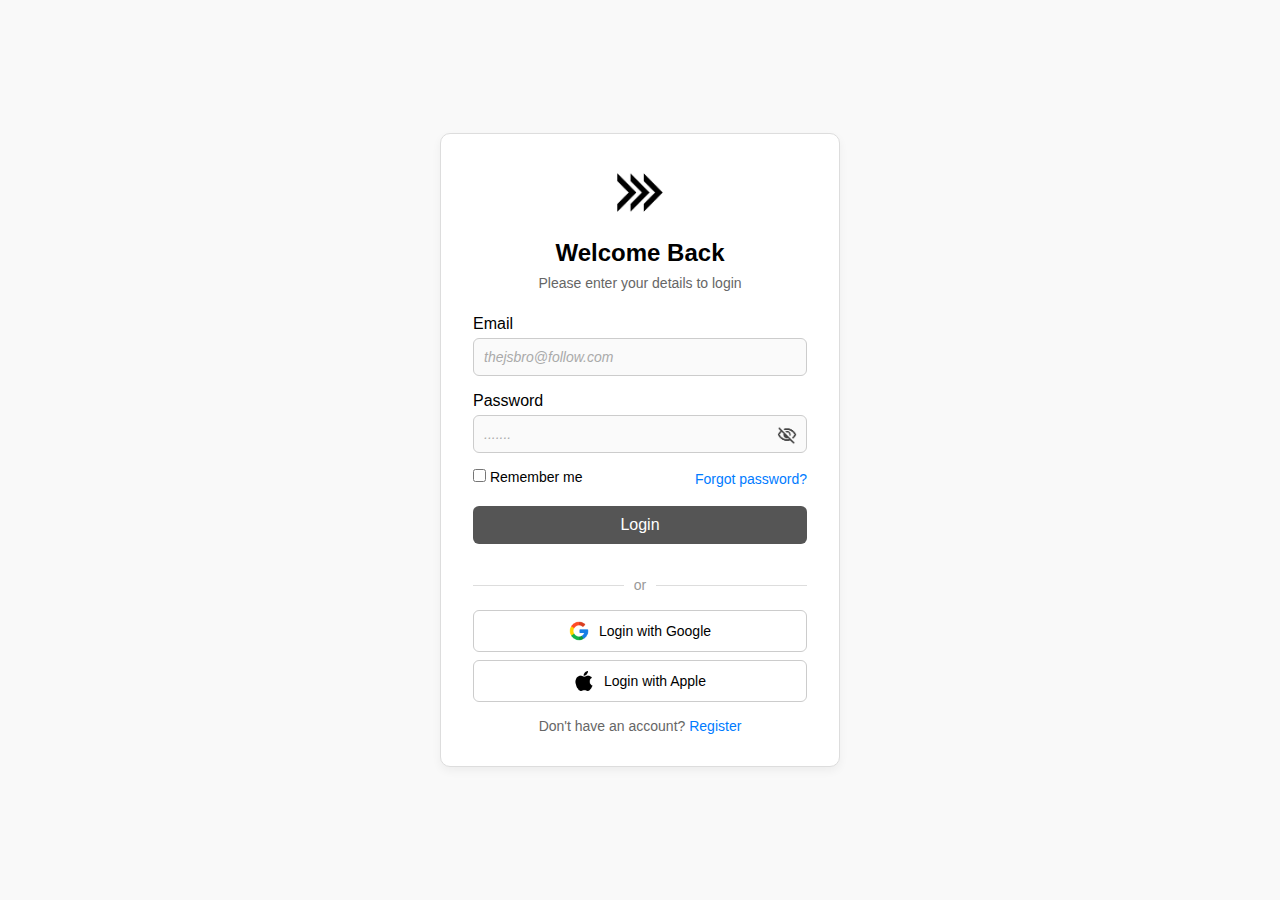
<file: Login_forms-1/index.html>
<!DOCTYPE html>
<html lang="en">
<head>
  <meta charset="UTF-8" />
  <meta name="viewport" content="width=device-width, initial-scale=1.0"/>
  <title>Login Page</title>
  <link rel="stylesheet" href="styles.css"/>
</head>
<body>
  <div class="container">
    <img src="images/logo.png" alt="Logo" class="logo"/>

    <h2>Welcome Back</h2>
    <p class="subtitle">Please enter your details to login</p>

    <form id="loginForm" class="form">
      <div class="input-group">
        <label for="email">Email</label>
        <input type="email" id="email" placeholder="thejsbro@follow.com" required/>
      </div>

      <div class="input-group password-group">
        <label for="password">Password</label>
        <div class="password-wrapper">
          <input type="password" id="password" placeholder="......."/>
          <img src="images/eye-closed.png" alt="Toggle visibility" id="togglePassword" class="eye-icon"/>
        </div>
      </div>

      <div class="options">
        <label><input type="checkbox" id="remember"/> Remember me</label>
        <a href="#" class="forgot">Forgot password?</a>
      </div>

      <button type="submit" class="login-btn">Login</button>

      <div class="divider"><span>or</span></div>

      <div class="social-login">
        <button class="social-btn">
          <img src="images/google.png" alt="Google"/> Login with Google
        </button>
        <button class="social-btn">
          <img src="images/apple.png" alt="Apple"/> Login with Apple
        </button>
      </div>

      <p class="register-text">Don't have an account? <a href="#">Register</a></p>
    </form>
  </div>

  <script src="script.js"></script>
</body>
</html>
</file>
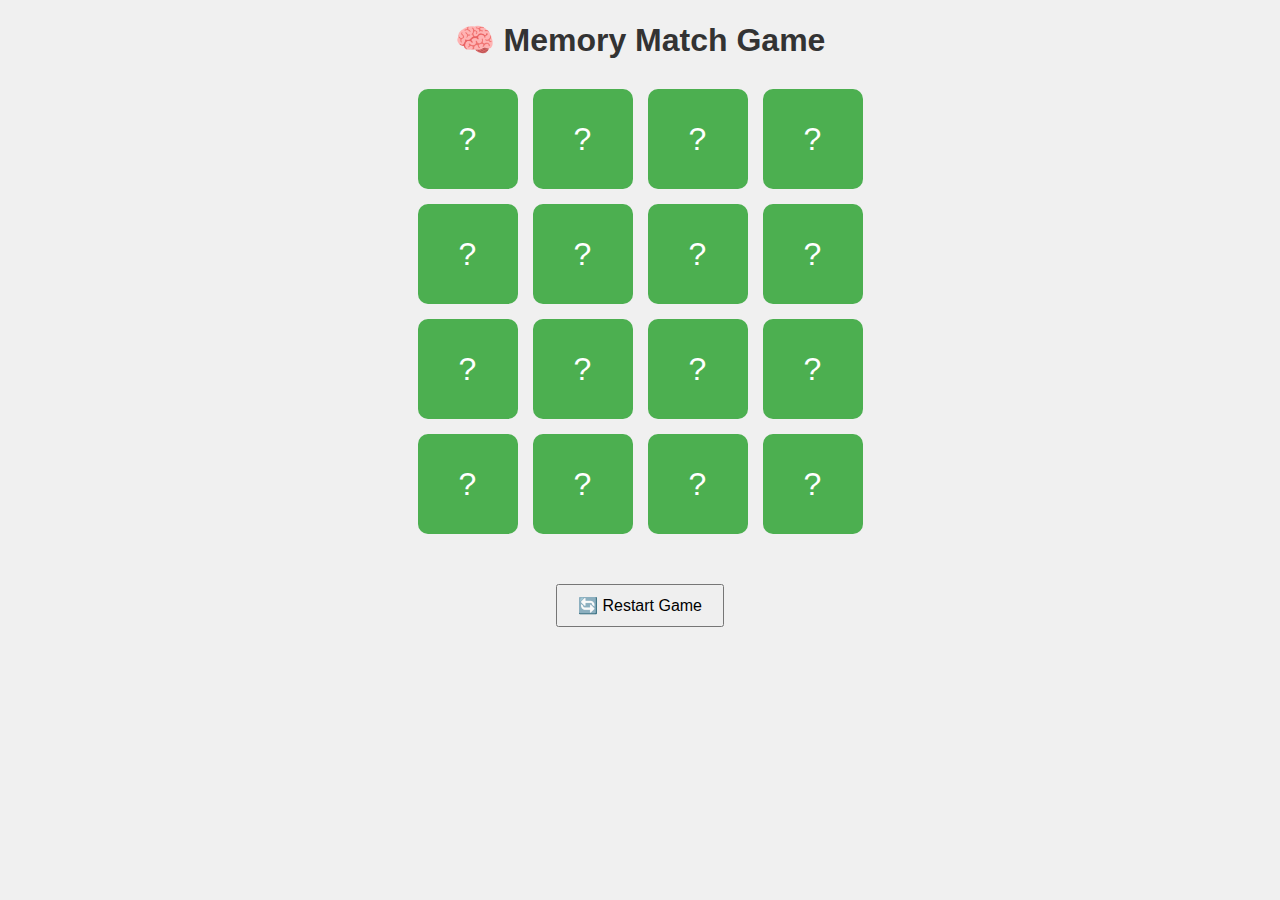
<file: memory-game/index.html>
<!DOCTYPE html>
<html lang="en">
<head>
  <meta charset="UTF-8" />
  <meta name="viewport" content="width=device-width, initial-scale=1.0"/>
  <title>Memory Game</title>
  <link rel="stylesheet" href="style.css" />
</head>
<body>
  <h1>🧠 Memory Match Game</h1>
  <div class="game-board" id="game-board"></div>
  <button id="restart">🔄 Restart Game</button>

  <script src="script.js"></script>
</body>
</html>
</file>
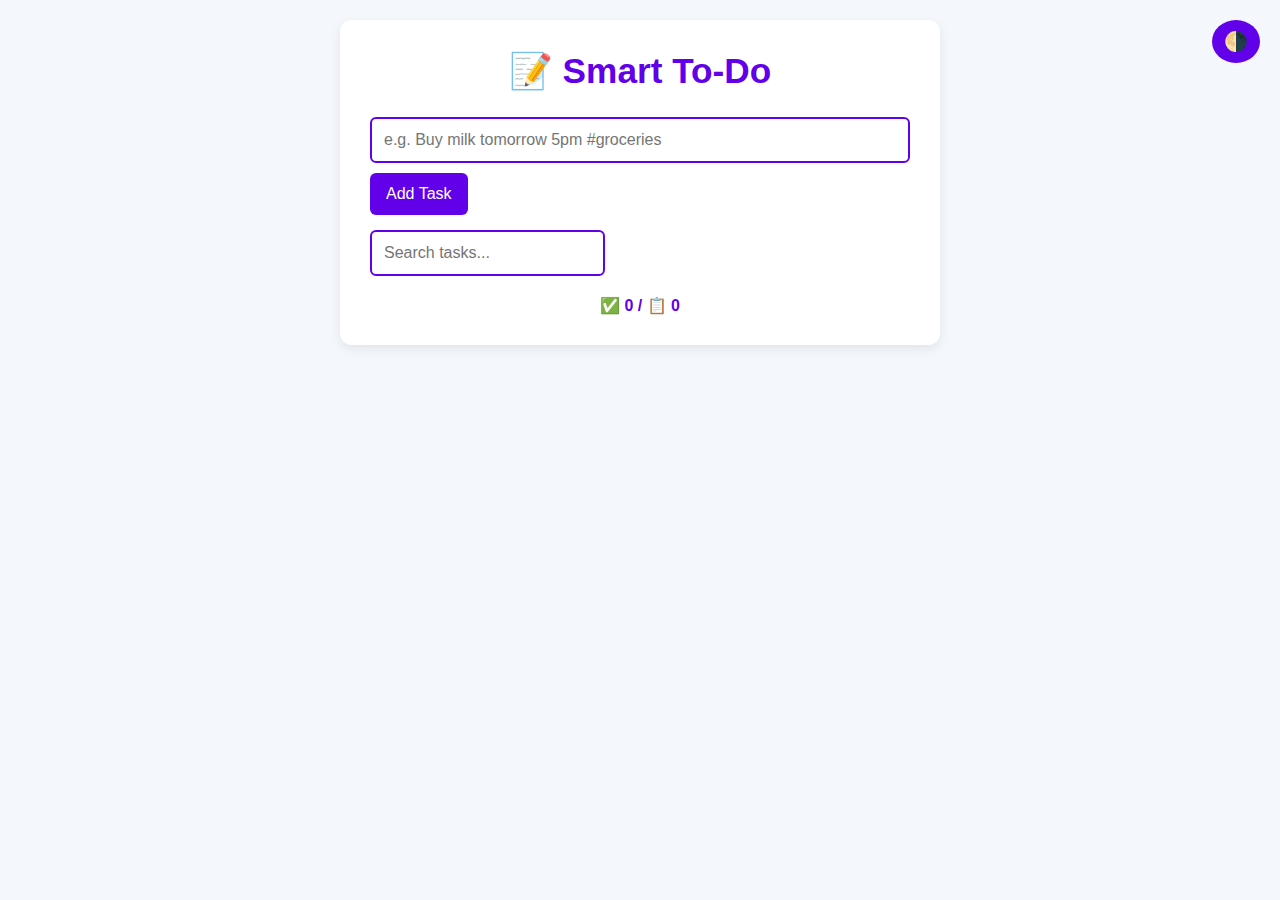
<file: Smart To-Do App/index.html>
<!DOCTYPE html>
<html lang="en">
<head>
  <meta charset="UTF-8" />
  <meta name="viewport" content="width=device-width, initial-scale=1.0"/>
  <title>Smart To-Do</title>
  <link rel="stylesheet" href="style.css" />
</head>
<body>
  <div class="app">
    <h1>📝 Smart To-Do</h1>
    <form id="task-form">
      <input type="text" id="task-input" placeholder="e.g. Buy milk tomorrow 5pm #groceries" required />
      <button type="submit">Add Task</button>
      <button type="button" id="dark-toggle">🌗</button>
    </form>

    <input type="text" id="search" placeholder="Search tasks..." />
    <div id="progress"></div>
    <ul id="task-list"></ul>
  </div>
  <script src="app.js"></script>
</body>
</html>
</file>
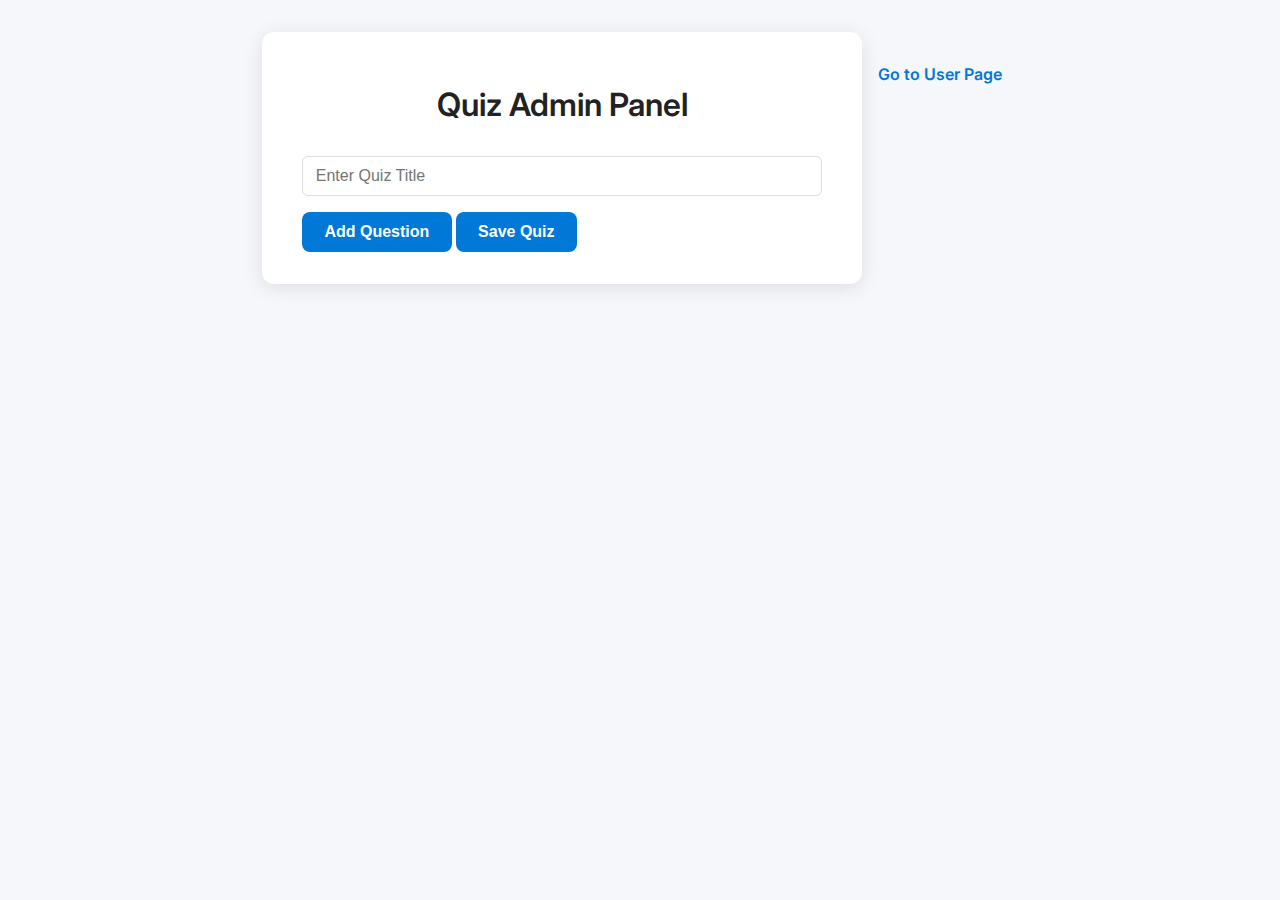
<file: admin-user_quiz-app/admin.html>
<!DOCTYPE html>
<html lang="en">
<head>
  <meta charset="UTF-8" />
  <meta name="viewport" content="width=device-width, initial-scale=1" />
  <title>Quiz Admin Panel</title>
  <link rel="stylesheet" href="styles.css" />
</head>
<body>
  <div class="container">
    <h1>Quiz Admin Panel</h1>
    <input type="text" id="quiz-title" placeholder="Enter Quiz Title" />
    <div id="questions-container"></div>
    <button id="add-question-btn">Add Question</button>
    <button id="save-quiz-btn">Save Quiz</button>
  </div>

  <nav>
    <a href="user.html">Go to User Page</a>
  </nav>

  <script src="admin.js"></script>
</body>
</html>
</file>
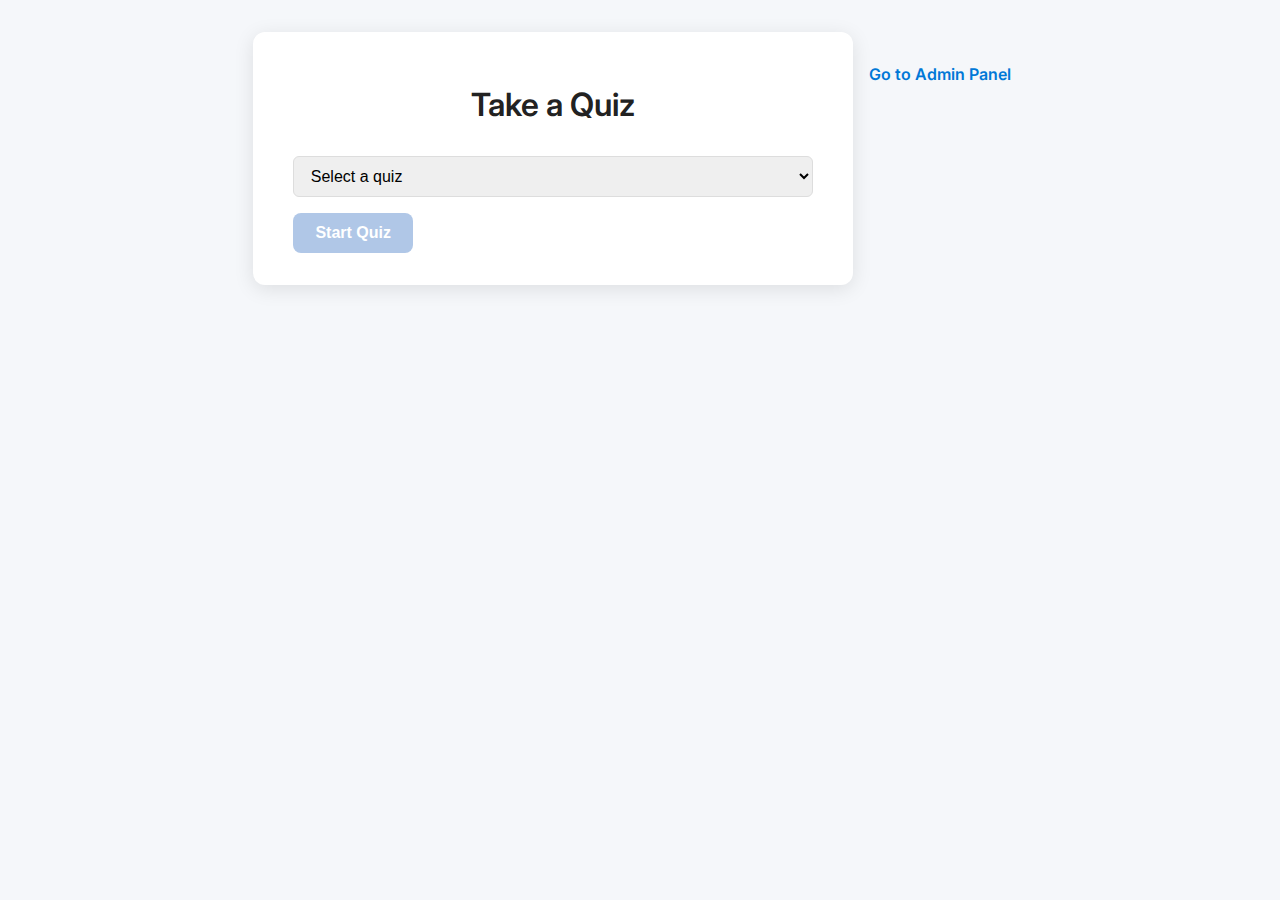
<file: admin-user_quiz-app/user.html>
<!DOCTYPE html>
<html lang="en">
<head>
  <meta charset="UTF-8" />
  <meta name="viewport" content="width=device-width, initial-scale=1" />
  <title>Take Quiz</title>
  <link rel="stylesheet" href="styles.css" />
</head>
<body>
  <div class="container">
    <h1>Take a Quiz</h1>

    <select id="quiz-selector">
      <option value="">Select a quiz</option>
    </select>
    <button id="start-quiz-btn" disabled>Start Quiz</button>

    <div id="quiz-area"></div>
  </div>

  <nav>
    <a href="admin.html">Go to Admin Panel</a>
  </nav>

  <script src="user.js"></script>
</body>
</html>
</file>
<file: Login_forms-1/styles.css>
* {
  margin: 0;
  padding: 0;
  box-sizing: border-box;
  font-family: "Segoe UI", sans-serif;
}

body {
  background-color: #f9f9f9;
  display: flex;
  align-items: center;
  justify-content: center;
  min-height: 100vh;
}

.container {
  background: white;
  padding: 2rem;
  border: 1px solid #ddd;
  border-radius: 10px;
  width: 100%;
  max-width: 400px;
  box-shadow: 0 4px 10px rgba(0,0,0,0.05);
  text-align: center;
}

.logo {
  width: 60px;
  margin-bottom: 1rem;
}

h2 {
  margin-bottom: 0.5rem;
  font-size: 24px;
}

.subtitle {
  font-size: 14px;
  color: #666;
  margin-bottom: 1.5rem;
}

.form {
  text-align: left;
}

.input-group {
  margin-bottom: 1rem;
}

label {
  display: block;
  margin-bottom: 5px;
  font-weight: 500;
}

input[type="email"],
input[type="password"],
input[type="text"] {
  width: 100%;
  padding: 10px;
  border: 1px solid #ccc;
  border-radius: 6px;
  background: #fafafa;
  transition: border 0.2s;
  font-size: 14px;
}

/* Placeholder styling fix */
input::placeholder {
  color: #aaa;
  font-style: italic;
  transition: color 0.2s ease;
}

input:focus {
  border-color: #999;
  outline: none;
}

input:focus::placeholder {
  color: #888;
}

.password-wrapper {
  position: relative;
}

.eye-icon {
  position: absolute;
  right: 10px;
  top: 10px;
  width: 20px;
  height: 20px;
  cursor: pointer;
}

.options {
  display: flex;
  justify-content: space-between;
  align-items: center;
  margin-bottom: 1rem;
  font-size: 14px;
}

.options label {
  cursor: pointer;
}

.forgot {
  color: #007bff;
  text-decoration: none;
}

.forgot:hover {
  text-decoration: underline;
}

.login-btn {
  width: 100%;
  padding: 10px;
  background-color: #555;
  color: white;
  border: none;
  border-radius: 6px;
  font-size: 16px;
  cursor: pointer;
  margin-bottom: 1rem;
  transition: background 0.2s;
}

.login-btn:hover {
  background-color: #333;
}

.divider {
  text-align: center;
  margin: 1rem 0;
  position: relative;
}

.divider span {
  background: white;
  padding: 0 10px;
  color: #999;
  font-size: 14px;
  position: relative;
  z-index: 1;
}

.divider::before {
  content: '';
  position: absolute;
  width: 100%;
  height: 1px;
  background: #ddd;
  top: 50%;
  left: 0;
  z-index: 0;
}

.social-login {
  display: flex;
  flex-direction: column;
  gap: 0.5rem;
}

.social-btn {
  display: flex;
  align-items: center;
  justify-content: center;
  gap: 10px;
  border: 1px solid #ccc;
  padding: 10px;
  border-radius: 6px;
  background: #fff;
  cursor: pointer;
  font-size: 14px;
  transition: background 0.2s;
}

.social-btn:hover {
  background: #f0f0f0;
}

.social-btn img {
  width: 20px;
  height: 20px;
}

.register-text {
  margin-top: 1rem;
  text-align: center;
  font-size: 14px;
  color: #666;
}

.register-text a {
  color: #007bff;
  text-decoration: none;
}

.register-text a:hover {
  text-decoration: underline;
}
</file>
<file: memory-game/style.css>
body {
  font-family: 'Segoe UI', sans-serif;
  background: #f0f0f0;
  text-align: center;
  margin: 20px;
}

h1 {
  color: #333;
}

.game-board {
  display: grid;
  grid-template-columns: repeat(4, 100px);
  grid-gap: 15px;
  justify-content: center;
  margin: 30px auto;
}

.card {
  width: 100px;
  height: 100px;
  background-color: #4CAF50;
  color: white;
  font-size: 2rem;
  display: flex;
  align-items: center;
  justify-content: center;
  cursor: pointer;
  border-radius: 10px;
  transition: transform 0.4s;
  position: relative;
}

.card.flipped, .card.matched {
  background-color: #fff;
  color: #4CAF50;
  transform: rotateY(180deg);
}

.card.matched {
  background-color: #ddd;
  cursor: default;
}

#restart {
  padding: 10px 20px;
  font-size: 16px;
  margin-top: 20px;
  cursor: pointer;
}
</file>
<file: admin-user_quiz-app/styles.css>
/* styles.css */
@import url('https://fonts.googleapis.com/css2?family=Inter:wght@400;600&display=swap');

* {
  box-sizing: border-box;
}

body {
  font-family: 'Inter', sans-serif;
  background: #f5f7fa;
  margin: 0;
  min-height: 100vh;
  display: flex;
  justify-content: center;
  align-items: flex-start;
  padding: 2rem;
}

.container {
  background: white;
  border-radius: 12px;
  max-width: 600px;
  width: 100%;
  padding: 2rem 2.5rem;
  box-shadow: 0 4px 20px rgba(0,0,0,0.1);
}

h1, h2 {
  margin-bottom: 1.5rem;
  color: #222;
  font-weight: 600;
  text-align: center;
}

input[type="text"],
textarea,
select {
  width: 100%;
  padding: 0.6rem 0.8rem;
  margin: 0.5rem 0 1rem 0;
  border: 1.8px solid #ddd;
  border-radius: 6px;
  font-size: 1rem;
  transition: border-color 0.2s ease;
  resize: vertical;
}

input[type="text"]:focus,
textarea:focus,
select:focus {
  outline: none;
  border-color: #0078d7;
  box-shadow: 0 0 8px rgba(0,120,215,0.3);
}

button {
  background: #0078d7;
  color: white;
  border: none;
  padding: 0.7rem 1.4rem;
  font-weight: 600;
  border-radius: 8px;
  cursor: pointer;
  font-size: 1rem;
  transition: background-color 0.3s ease;
}

button:disabled {
  background: #b0c7e7;
  cursor: not-allowed;
}

button:hover:not(:disabled) {
  background: #005ea0;
}

.question-block {
  margin-bottom: 1.8rem;
  padding-bottom: 1rem;
  border-bottom: 1px solid #eee;
}

.answers-container {
  margin-left: 1rem;
  margin-top: 0.3rem;
}

.answer-input {
  display: flex;
  align-items: center;
  margin-bottom: 0.5rem;
  gap: 0.6rem;
}

.correct-checkbox {
  cursor: pointer;
  width: 18px;
  height: 18px;
}

label {
  cursor: pointer;
}

#quiz-area h3 {
  margin-bottom: 1rem;
  font-weight: 600;
}

.nav-buttons {
  margin-top: 1.2rem;
  display: flex;
  justify-content: flex-end;
  gap: 1rem;
}

.result-item {
  border: 1px solid #ddd;
  border-radius: 8px;
  padding: 1rem;
  margin-bottom: 1rem;
  background: #fafafa;
}

.result-item.correct {
  border-color: #3a9d23;
  background: #e6f4d9;
}

.result-item.incorrect {
  border-color: #d13a3a;
  background: #f9d6d6;
}

.score-summary {
  font-size: 1.3rem;
  font-weight: 700;
  text-align: center;
  margin-top: 1.5rem;
  color: #0078d7;
}

nav {
  text-align: center;
  margin-top: 2rem;
}

nav a {
  text-decoration: none;
  color: #0078d7;
  font-weight: 600;
  margin: 0 1rem;
}

nav a:hover {
  text-decoration: underline;
}
</file>
<file: Smart To-Do App/style.css>
/* Reset & Global Styles */
* {
  margin: 0;
  padding: 0;
  box-sizing: border-box;
}

body {
  font-family: 'Segoe UI', Tahoma, Geneva, Verdana, sans-serif;
  background-color: #f4f7fc;
  color: #333;
  transition: background-color 0.3s, color 0.3s;
  padding: 20px;
}

body.dark {
  background-color: #121212;
  color: #e0e0e0;
}

/* App Container */
.app {
  max-width: 600px;
  margin: auto;
  padding: 30px;
  background-color: #fff;
  border-radius: 12px;
  box-shadow: 0 4px 12px rgba(0, 0, 0, 0.08);
  transition: background-color 0.3s;
}

body.dark .app {
  background-color: #1e1e1e;
}

/* Header */
h1 {
  font-size: 2.2rem;
  text-align: center;
  margin-bottom: 25px;
  color: #6200ea;
}

/* Form + Input */
form {
  display: flex;
  flex-wrap: wrap;
  gap: 10px;
  margin-bottom: 15px;
}

input[type="text"], #search {
  flex: 1 1 100%;
  padding: 12px;
  font-size: 1rem;
  border: 2px solid #6200ea;
  border-radius: 6px;
  transition: border-color 0.3s;
}

input[type="text"]:focus, #search:focus {
  border-color: #3700b3;
  outline: none;
}

/* Buttons */
button {
  padding: 12px 16px;
  background-color: #6200ea;
  color: white;
  border: none;
  border-radius: 6px;
  cursor: pointer;
  font-size: 1rem;
  transition: background-color 0.3s;
}

button:hover {
  background-color: #3700b3;
}

#dark-toggle {
  padding: 10px 12px;
  font-size: 1.2rem;
  border-radius: 50%;
  position: absolute;
  right: 20px;
  top: 20px;
  background-color: #6200ea;
}

/* Task List */
ul#task-list {
  list-style: none;
  padding: 0;
}

li {
  background: #fff;
  margin-bottom: 12px;
  padding: 15px;
  border-left: 6px solid #ccc;
  border-radius: 8px;
  display: flex;
  justify-content: space-between;
  align-items: center;
  transition: transform 0.2s, background-color 0.3s;
}

li:hover {
  transform: translateY(-3px);
}

li.done {
  opacity: 0.6;
  text-decoration: line-through;
}

li.overdue {
  background-color: #ffe6e6;
}

li.high { border-left-color: #d50000; }
li.medium { border-left-color: #ff9100; }
li.low { border-left-color: #00c853; }

.task-meta {
  font-size: 0.85rem;
  color: #666;
  margin-top: 5px;
}

/* Controls inside task */
li > div:last-child {
  display: flex;
  align-items: center;
  gap: 10px;
}

li input[type="checkbox"] {
  transform: scale(1.3);
  cursor: pointer;
}

/* Progress */
#progress {
  text-align: center;
  margin-top: 20px;
  font-weight: bold;
  font-size: 1rem;
  color: #6200ea;
}

/* Responsive Layout */
@media (max-width: 768px) {
  .app {
    margin: 20px 10px;
    padding: 20px;
  }

  form {
    flex-direction: column;
  }

  button, #dark-toggle {
    width: 100%;
    font-size: 1rem;
  }

  li {
    flex-direction: column;
    align-items: flex-start;
  }

  li > div:last-child {
    margin-top: 10px;
    align-self: flex-end;
  }
}

@media (max-width: 480px) {
  h1 {
    font-size: 1.8rem;
  }

  button {
    font-size: 0.95rem;
  }
}
</file>
